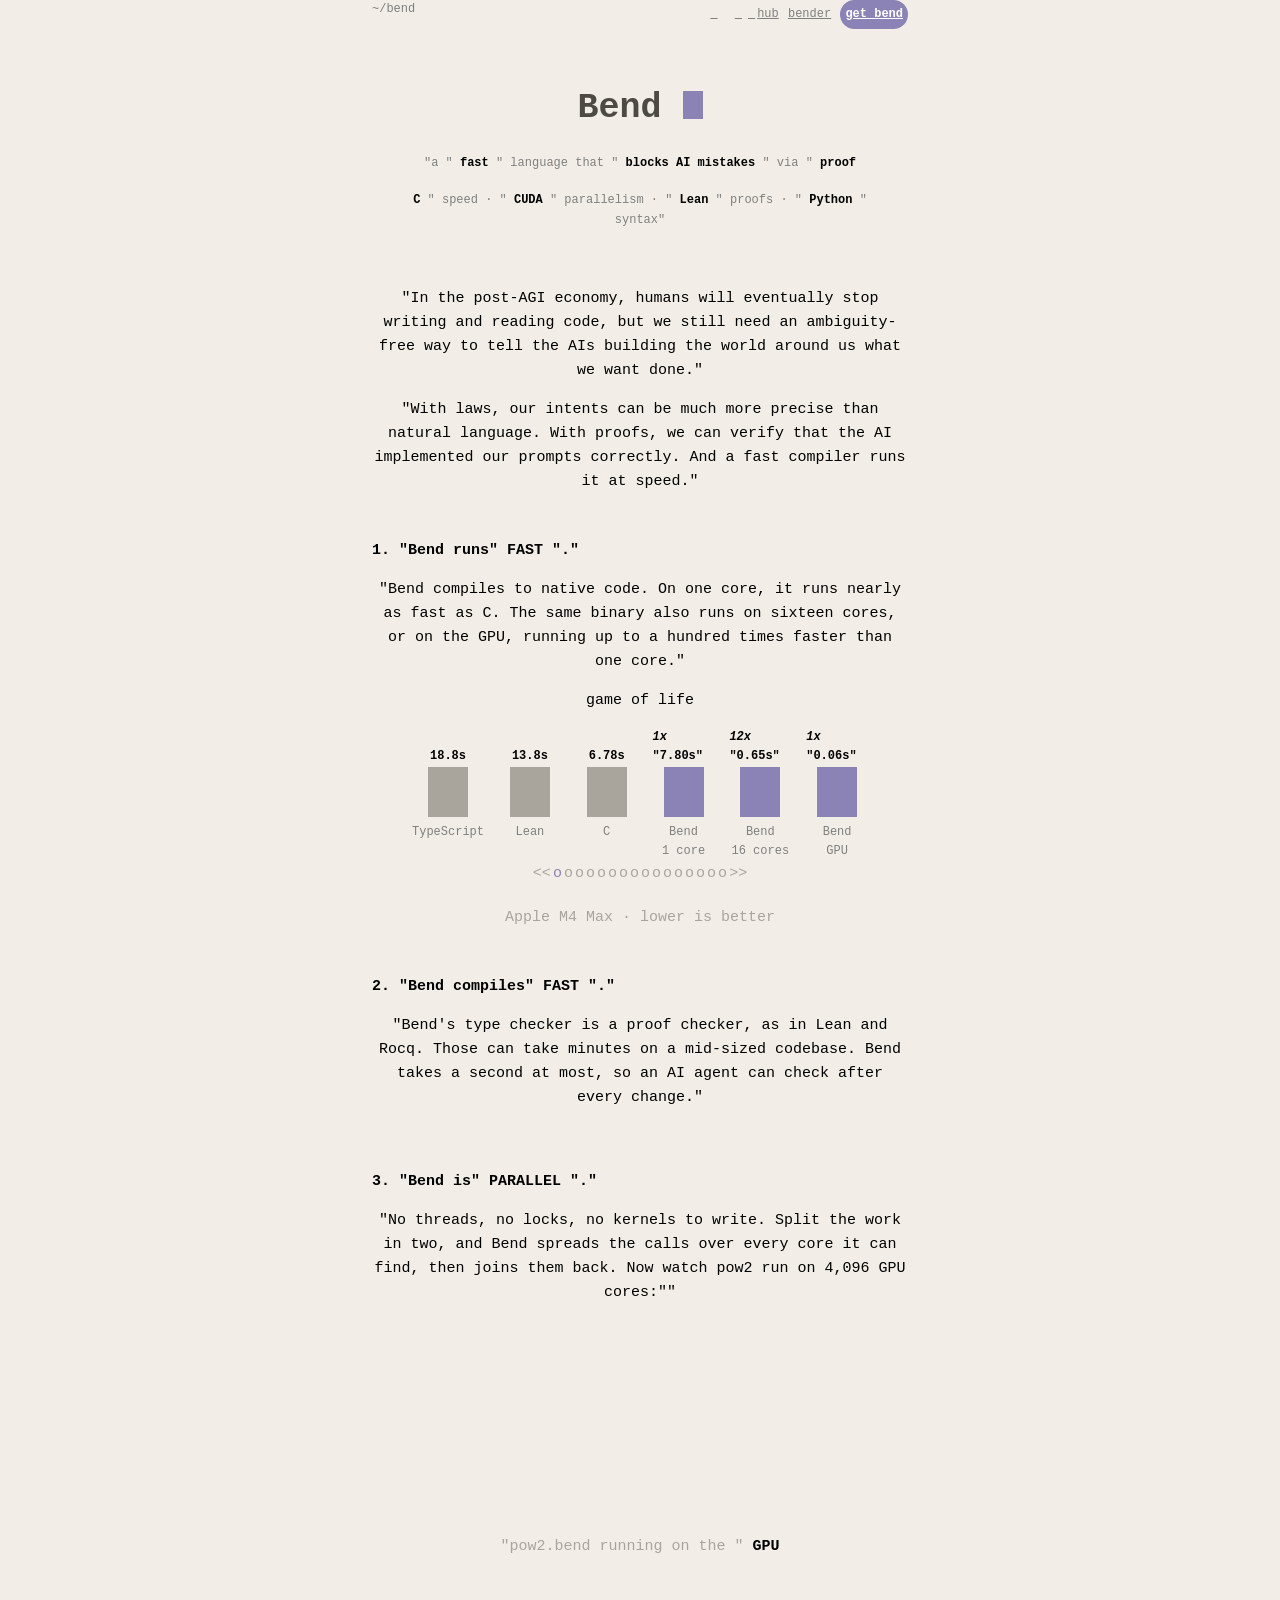
<file: Project01/project01.html>
<!DOCTYPE html>

<html lang=""en">
<head>
    <meta charset="utf-8">
    <title>Bend</title>
    <link rel="stylesheet" href="project01.css">
    <style>@keyframes blink{50%{opacity:0}}</style>
</head>
<body>
    <div>
        <div>
            <header>
                <span>
                    <a>~/bend</a>
                </span>
                <nav>
                    <a href="#">
                        <svg viewbox="0 0 24 24">
                            <path></path>
                        </svg>
                    </a>
                    <ah ref="#">
                        <svg viewbox="0 0 24 24">
                            <path></path>
                        </svg>
                    </a>
                    <a href="#">
                        <svg viewbox="0 0 24 24">
                            <path></path>
                        </svg>
                    </a>
                    <a href="#">
                        <svg viewbox="0 0 24 24"></svg>
                    </a>
                    <a href="#">hub</a>
                    <a href="#">bender</a>
                    <a class="getBend" href="#">get bend</a>
                </nav>
            </header>
            <div id="Heading">
                <h1>
                Bend
                </h1>
                <p class="sub">
                    "a "
                    <b>fast</b>
                    " language that "
                    <b>blocks AI mistakes</b>
                    " via "
                    <b>proof</b>
                </p>
                <p class="tag">
                    <b>C</b>
                    " speed · "
                    <b>CUDA</b>
                    "  parallelism ·  "
                    <b>Lean</b>
                    "  proofs · "
                    <b>Python</b>
                    "  syntax"
                </p>
            </div>
            <div id="intro">
                <p>
                  "In the post-AGI economy, humans will eventually stop writing
                    and reading code, but we still need an ambiguity-free way to
                    tell the AIs building the world around us what we want done."  
                </p>
                <p>
                    "With laws, our intents can be much more precise than natural
                    language. With proofs, we can verify that the AI implemented
                    our prompts correctly. And a fast compiler runs it at speed."
                </p>
            </div>
            <section>
                <h2>
                    <span>1.</span>
                    "Bend runs"
                    <b>FAST</b>
                    "."
                </h2>
                <p>
                    "Bend compiles to native code. On one core, it runs nearly as
                    fast as C. The same binary also runs on sixteen cores, or on
                    the GPU, running up to a hundred times faster than one core."
                </p>
                <figure class="chart">
                    <p class="chartTitle">game of life</p>
                    <div class="bars on">
                        <div class="bar">
                            <b>18.8s</b>
                            <i></i>
                            <span>TypeScript</span>
                        </div>
                        <div class="bar">
                            <b>13.8s</b>
                            <i></i>
                            <span>Lean</span>
                        </div>
                        <div class="bar">
                            <b>6.78s</b>
                            <i></i>
                            <span>C</span>
                        </div>
                        <div class="bar bend">
                            <b>
                                <em>1x</em>
                                "7.80s"
                            </b>
                            <i></i>
                            <span>
                                Bend
                                <br>
                                1 core
                            </span>
                        </div>
                        <div class="bar bend">
                            <b>
                                <em>12x</em>
                                "0.65s"
                            </b>
                            <i></i>
                            <span>
                                Bend
                                <br>
                                16 cores
                            </span>
                        </div>
                        <div class="bar bend">
                            <b>
                                <em>1x</em>
                                "0.06s"
                            </b>
                            <i></i>
                            <span>
                                Bend
                                <br>
                                GPU
                            </span>
                        </div>
                    </div>
                    <div class="dots">
                        <a><<</a>
                        <a class="on" title="game of life">o</a>
                        <a class title="breadth-first search">o</a>
                        <a class title="tree bitonic sort">o</a>
                        <a class title="edit distance">o</a>
                        <a class title="hashmap">o</a>
                        <a class title="k-means">o</a>
                        <a class title="lexer">o</a>
                        <a class title="mandelbrot">o</a>
                        <a class title="tree matrix multiply">o</a>
                        <a class title="merkle tree">o</a>
                        <a class title="n-body">o</a>
                        <a class title="n-queens">o</a>
                        <a class title="tree radix sort">o</a>
                        <a class title="ray tracer">o</a>
                        <a class title="symbolic regression">o</a>
                        <a class title="terrain">o</a>
                        <a>>></a>
                    </div>
                    <figcaption>Apple M4 Max · lower is better</figcaption>
                </figure>
            </section>
            <section>
                <h2>
                    <span>2.</span>
                    "Bend compiles"
                    <b>FAST</b>
                    "."
                </h2>
                <p>
                    "Bend's type checker is a proof checker, as in Lean and Rocq.
                    Those can take minutes on a mid-sized codebase. Bend takes a
                    second at most, so an AI agent can check after every change."
                </p>
                <figure class="chart">
                    <p class="chartTitle"></p>
                    <div class="bars"></div></div>
                    <div clas="dots"></div>
                </figure>
            </section>
            <section>
                <h2>
                    <span>3.</span>
                    "Bend is"
                    <b>PARALLEL</b>
                    "."
                </h2>
                <p>
                    "No threads, no locks, no kernels to write. Split the work in
                    two, and Bend spreads the calls over every core it can find,
                    then joins them back. Now watch pow2 run on 4,096 GPU cores:""
                </p>
                <figure>
                    <canvas width="186" height="186"></canvas>
                    <figcaption>
                        "pow2.bend running on the "
                        <b>GPU</b>
                    </figcaption>
                </figure>
            </section>
        </div>
    </div>
</body>
</html>
</file>
<file: Project01/project01.css>
html {
    background: #f2eee7;
    font: 15px / 1.6 ui-monospace, Menlo, "SF Mono", Consolas, "Liberation Mono", monospace;
}

body {
    margin: 0px auto;
    max-width: 536px;
    padding: 0px 16px 60px;
}

div {
    display: block;
}

header {
    display: flex;
    justify-content: space-between;
    color: gray;
    font-size: 12px;
}

nav {
    display: block;
}

header nav a {
    color: gray;
    margin-left: 2px;
}

header nav svg {
    width: 4px;
    height: 4px;
    fill: gray;
    vertical-align: 2 px;
}

h1 {
    
    display: block;
    font-size: 35px;
    font-weight: bold;
}

h2 {
    font-size: 15px;
}

b {
    color: black;
    font-weight: 600;
}

p {
    display: block;
    text-align: center;
}


.getBend {
    display: inline-block;
    background-color: #8b83b5;
    color: #ffff;
    font-weight: 600;
    padding: 5px;
    border-radius: 15px;
}

#Heading {
    text-align: center;
    padding: 51px 0px 24px;
}

#Heading h1 {
    color: #4d4a44;
    margin: 0;
}

#Heading .sub {
    margin: 18px;
    color: gray;
    font-size: 12px;
}

#Heading .tag {
    margin: 18px;
    color: gray;
    font-size: 12px; 
}

#Heading h1::after{
    content: "";
    display:inline-block;
    width: 20px;
    height: 28px;
    margin-bottom: -2px;
    background: #8b83b5;
    animation: blink 1.1s steps(1) infinite;
}

section {
    padding-top: 18px;
}

.bars {
    display: flex;
    align-items: flex-end;
    gap: 15px;
    margin:auto;
}

.bar {
    flex: 1;
    display: flex;
    flex-direction: column;
    align-items: center;
    justify-content: flex-end;
    font-size: 12px;
    color: gray;
}

.bar i {
    display: block;
    width:40px;
    height: 50px;
    background: #a9a59d;
}

.bar.bend i{
    display: block;

    background: #8b83b5;
}

.bar span {
    margin-top: 6px;
    white-space: nowrap;
    text-align: center;
    height: 9px;
}

.dots {
    display: flex;
    justify-content: center;
    gap: 2px;
    margin-top: 30px;
    color: #a9a59d;
    font-size: 15px;
}

.dots a {
    font-style: normal;
    cursor: pointer;
    color: #a9a59d;
}

.dots a.on {
    color:#8b83b5;
}

figcaption {
    text-align: center;
    margin-top: 20px;
    color: #a9a59d;
}
</file>
